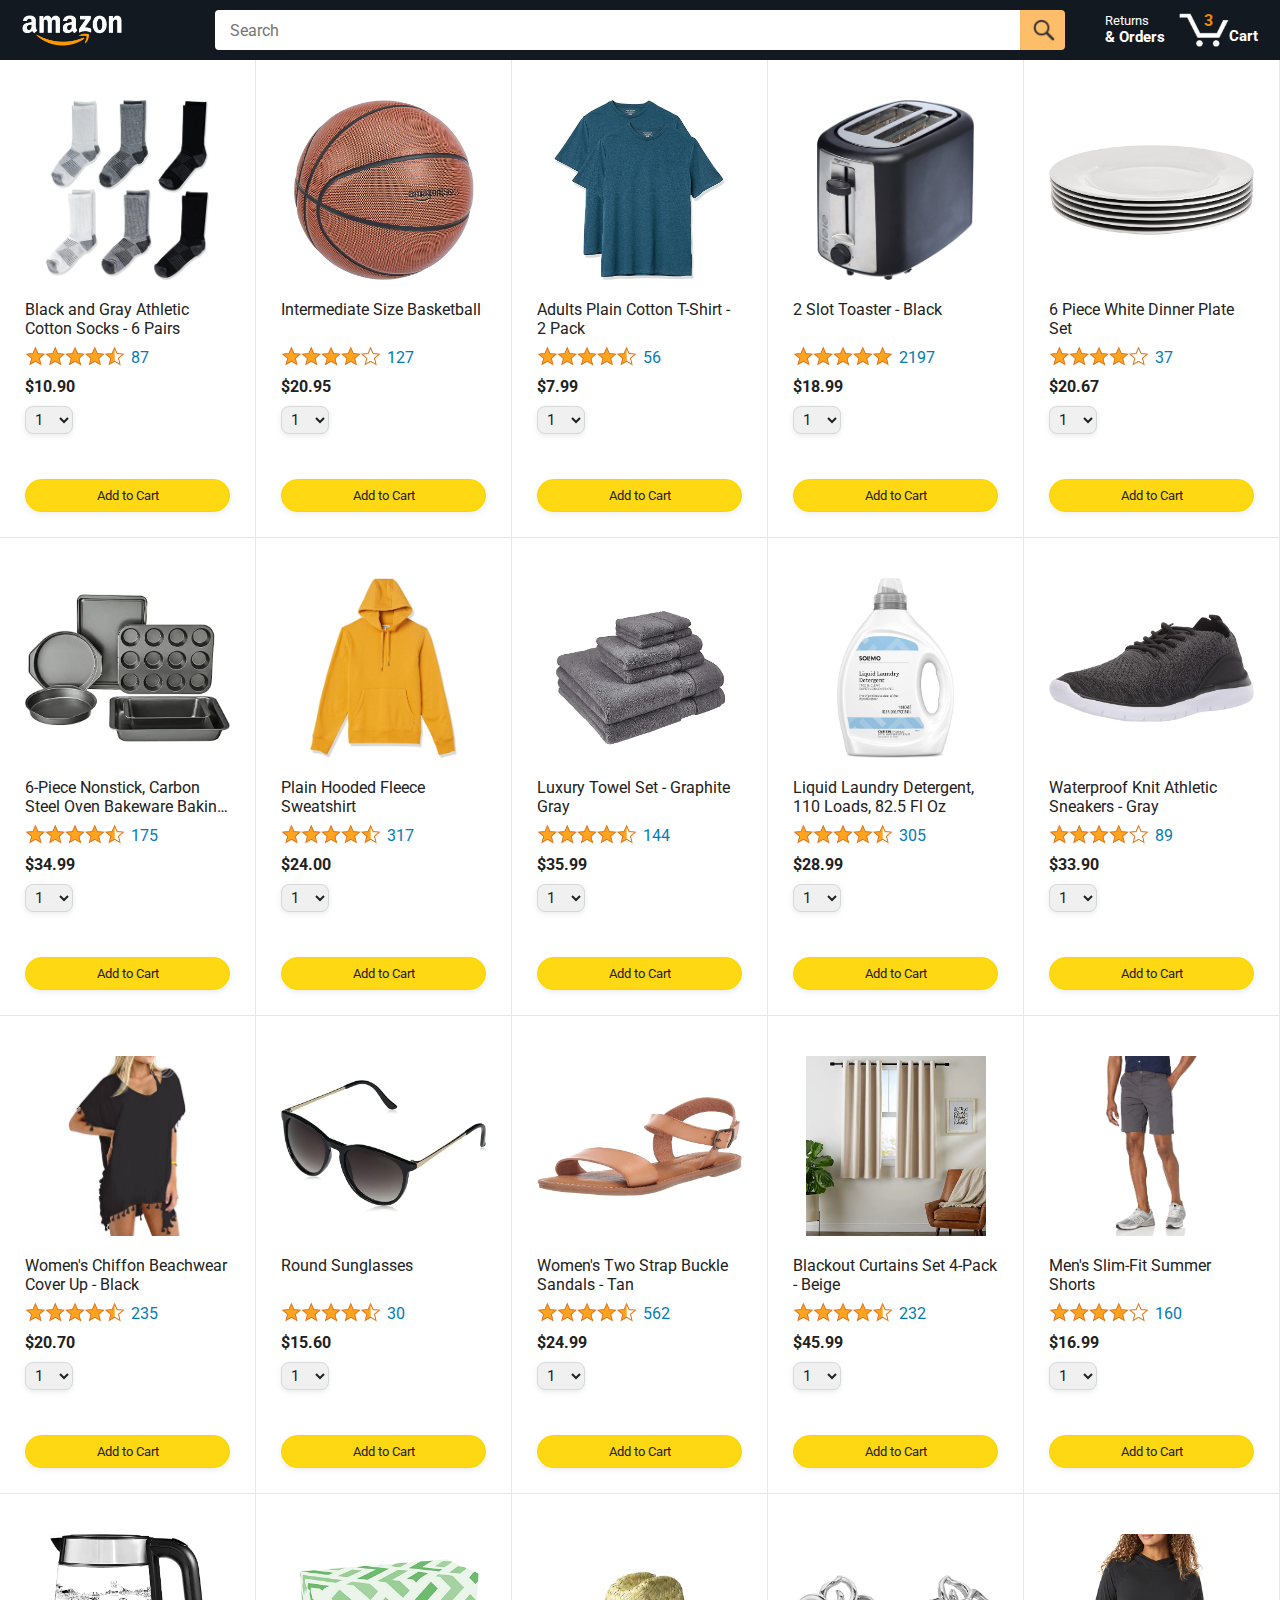
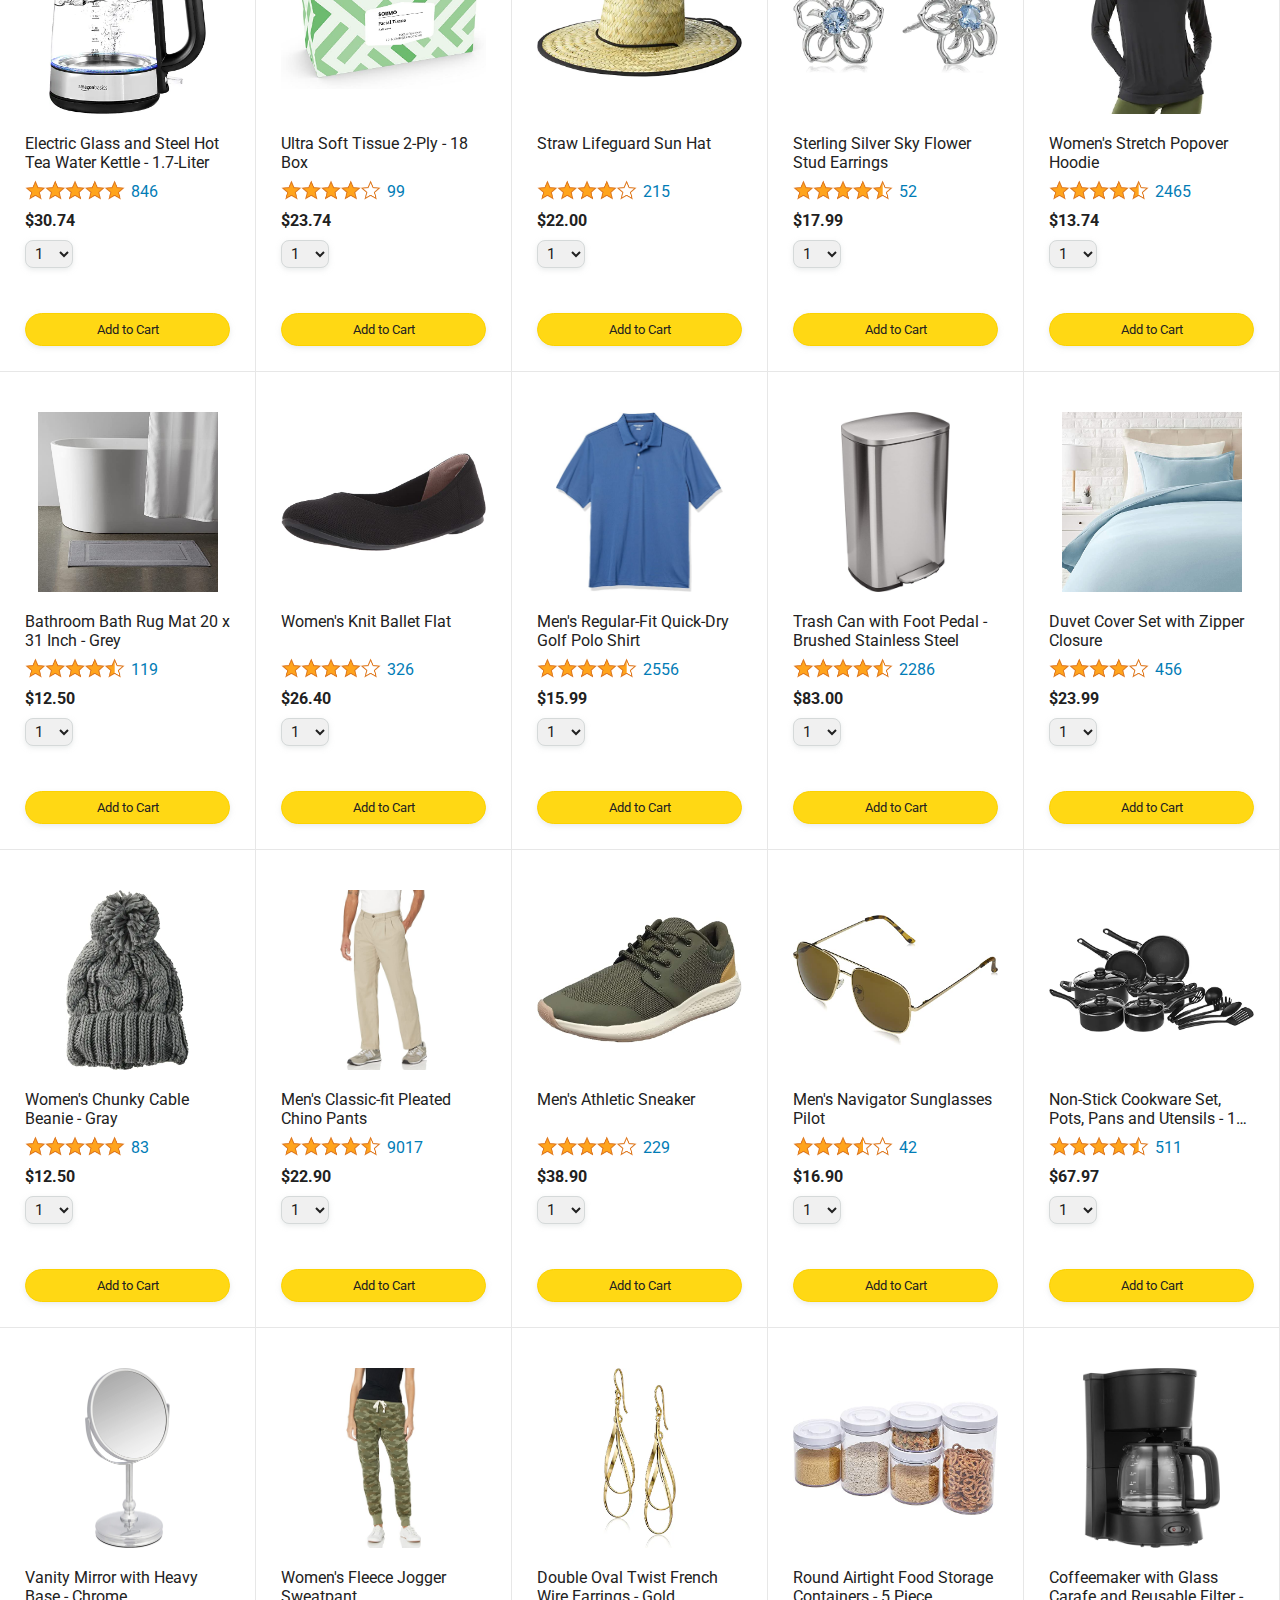
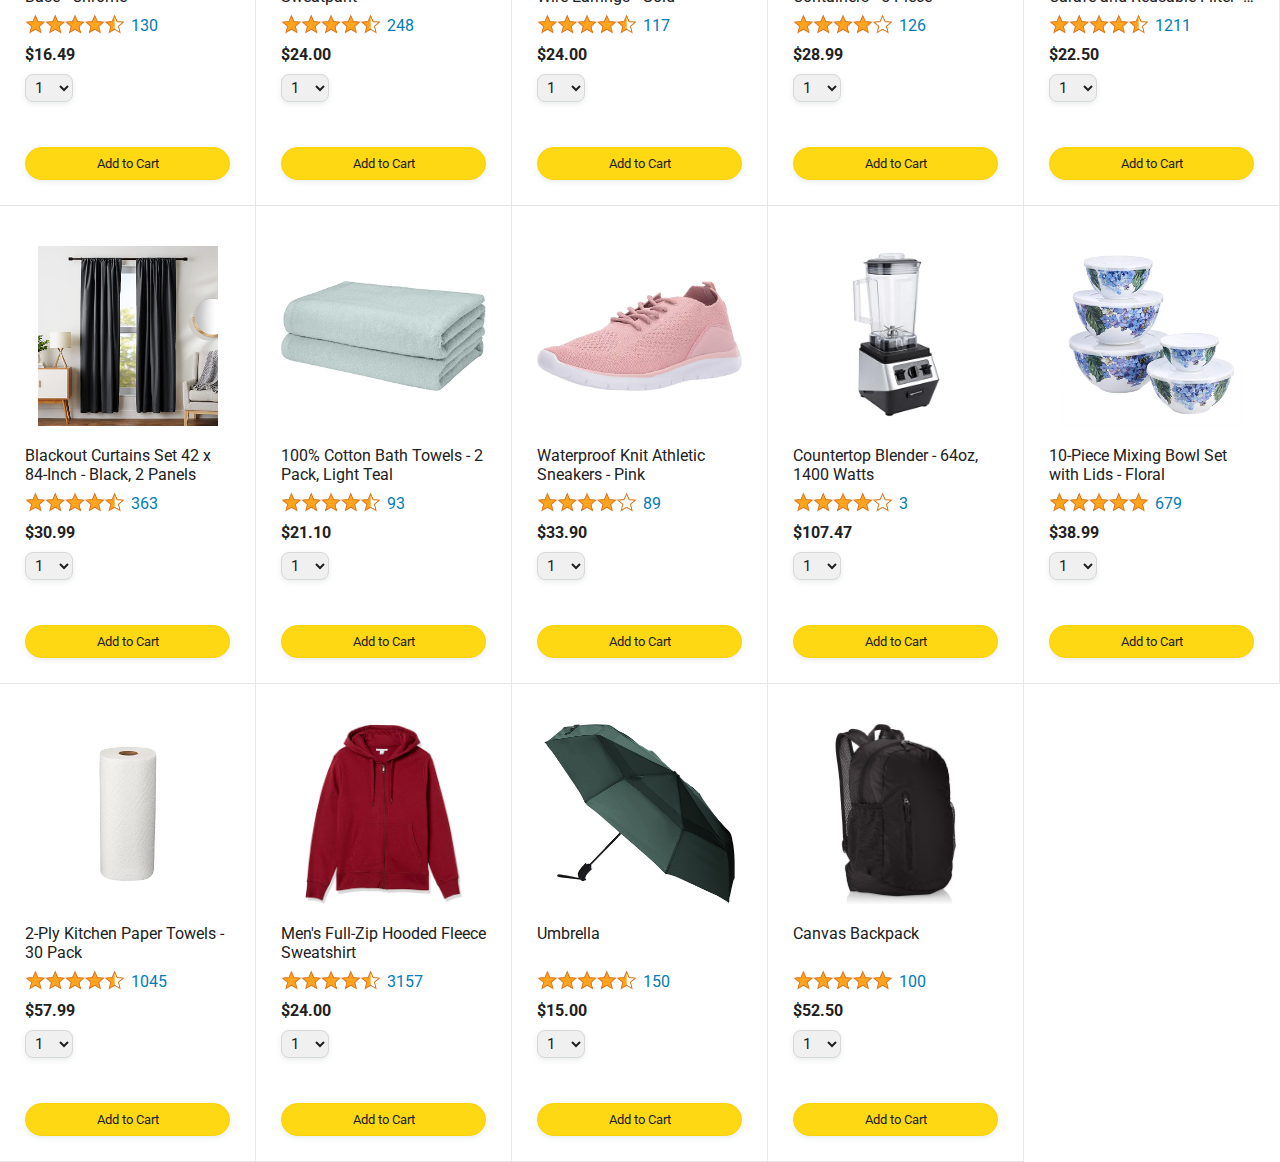
<file: index.html>
<!DOCTYPE html>
<html>

<head>
  <title>Amazon Project</title>

  <!-- This code is needed for responsive design to work.
      (Responsive design = make the website look good on
      smaller screen sizes like a phone or a tablet). -->
  <meta name="viewport" content="width=device-width, initial-scale=1">

  <!-- Load a font called Roboto from Google Fonts. -->
  <link rel="preconnect" href="https://fonts.googleapis.com">
  <link rel="preconnect" href="https://fonts.gstatic.com" crossorigin>
  <link href="https://fonts.googleapis.com/css2?family=Roboto:wght@400;500;700&display=swap" rel="stylesheet">

  <!-- Here are the CSS files for this page. -->
  <link rel="stylesheet" href="styles/shared/general.css">
  <link rel="stylesheet" href="styles/shared/amazon-header.css">
  <link rel="stylesheet" href="styles/pages/amazon.css">
</head>

<body>
  <div class="amazon-header">
    <div class="amazon-header-left-section">
      <a href="index.html" class="header-link">
        <img class="amazon-logo" src="images/amazon-logo-white.png">
        <img class="amazon-mobile-logo" src="images/amazon-mobile-logo-white.png">
      </a>
    </div>

    <div class="amazon-header-middle-section">

      <input id="search-input" class="js-search-bar search-bar" type="text" placeholder="Search" value
        data-testid="search-input">
      <button id="search-button" class="js-search-button search-button" data-testid="search-button">
        <img class="search-icon" src="images/icons/search-icon.png">
      </button>
    </div>

    <div class="amazon-header-right-section">
      <a class="orders-link header-link" href="orders.html">
        <span class="returns-text">Returns</span>
        <span class="orders-text">& Orders</span>
      </a>

      <a class="cart-link header-link" href="checkout.html">
        <img class="cart-icon" src="images/icons/cart-icon.png">
        <div class="cart-quantity js-cart-quantity"></div>
        <div class="cart-text">Cart</div>
      </a>
    </div>
  </div>

  <div class="main">
    <div class="products-grid js-products-grid">
      <!-- 100 cents = 1 dollar 
      "data" atribute is just an HTML attribute. ex: data-product-name="${product.name} -> name and value, and have to start with "data-"
      -->
    </div>
  </div>

  <!-- ENTRY POINT -->
  <script type="module" src="/scripts/amazon.js"></script>
</body>

</html>
</file>
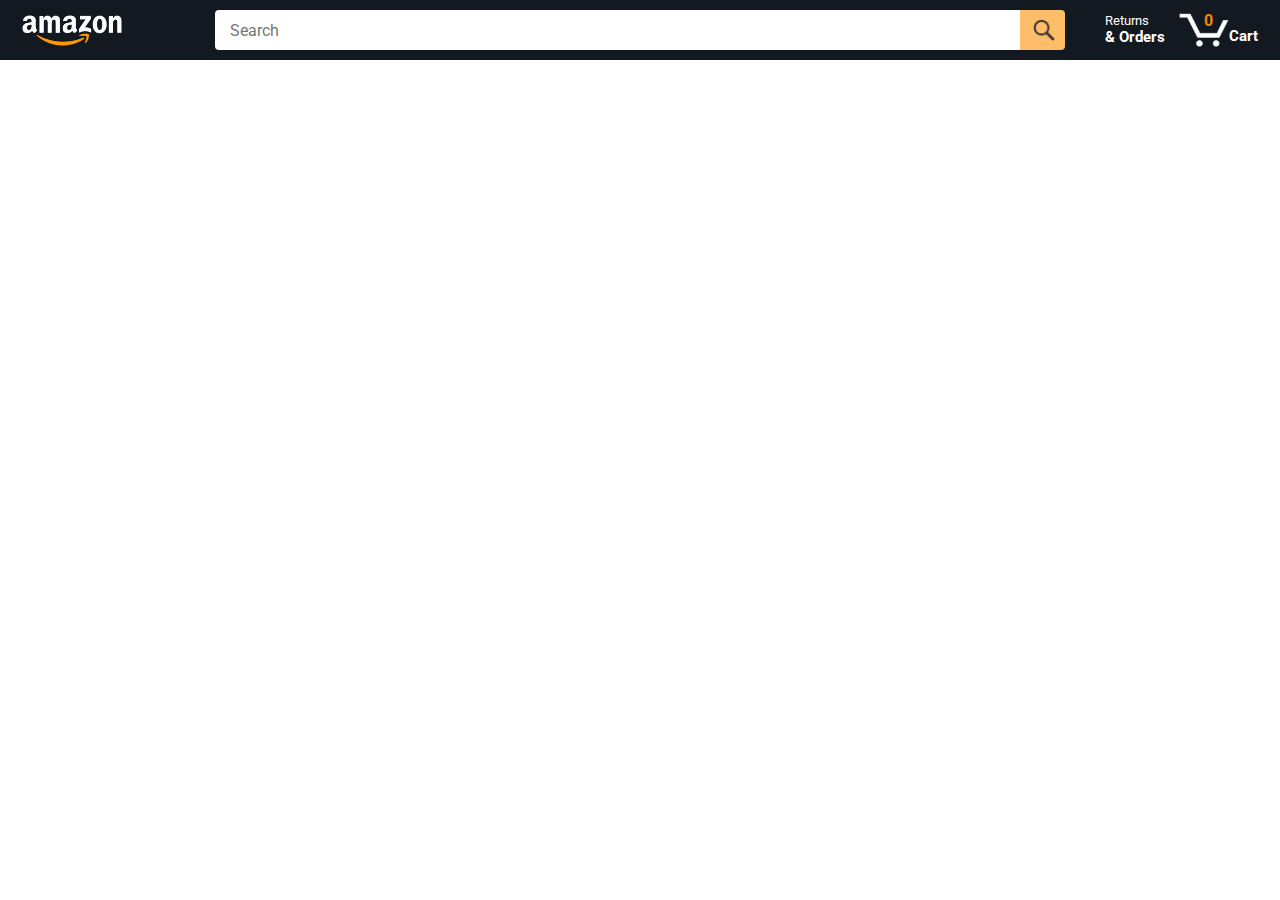
<file: amazon.html>
<!DOCTYPE html>
<html>

<head>
  <title>Amazon Project</title>

  <!-- This code is needed for responsive design to work.
      (Responsive design = make the website look good on
      smaller screen sizes like a phone or a tablet). -->
  <meta name="viewport" content="width=device-width, initial-scale=1">

  <!-- Load a font called Roboto from Google Fonts. -->
  <link rel="preconnect" href="https://fonts.googleapis.com">
  <link rel="preconnect" href="https://fonts.gstatic.com" crossorigin>
  <link href="https://fonts.googleapis.com/css2?family=Roboto:wght@400;500;700&display=swap" rel="stylesheet">

  <!-- Here are the CSS files for this page. -->
  <link rel="stylesheet" href="styles/shared/general.css">
  <link rel="stylesheet" href="styles/shared/amazon-header.css">
  <link rel="stylesheet" href="styles/pages/amazon.css">
</head>

<body>
  <div class="amazon-header">
    <div class="amazon-header-left-section">
      <a href="index.html" class="header-link">
        <img class="amazon-logo" src="images/amazon-logo-white.png">
        <img class="amazon-mobile-logo" src="images/amazon-mobile-logo-white.png">
      </a>
    </div>

    <div class="amazon-header-middle-section">

      <input id="search-input" class="js-search-bar search-bar" type="text" placeholder="Search" value
        data-testid="search-input">
      <button id="search-button" class="js-search-button search-button" data-testid="search-button">
        <img class="search-icon" src="images/icons/search-icon.png">
      </button>
    </div>

    <div class="amazon-header-right-section">
      <a class="orders-link header-link" href="orders.html">
        <span class="returns-text">Returns</span>
        <span class="orders-text">& Orders</span>
      </a>

      <a class="cart-link header-link" href="checkout.html">
        <img class="cart-icon" src="images/icons/cart-icon.png">
        <div class="cart-quantity js-cart-quantity">0</div>
        <div class="cart-text">Cart</div>
      </a>
    </div>
  </div>

  <div class="main">
    <div class="products-grid js-products-grid">
      <!-- 100 cents = 1 dollar 
      "data" atribute is just an HTML attribute. ex: data-product-name="${product.name} -> name and value, and have to start with "data-"
      -->
    </div>
  </div>

  <script src="/data/cart.js"></script>
  <script src="/data/products.js"></script>
  <script src="/scripts/amazon.js"></script>
</body>

</html>
</file>
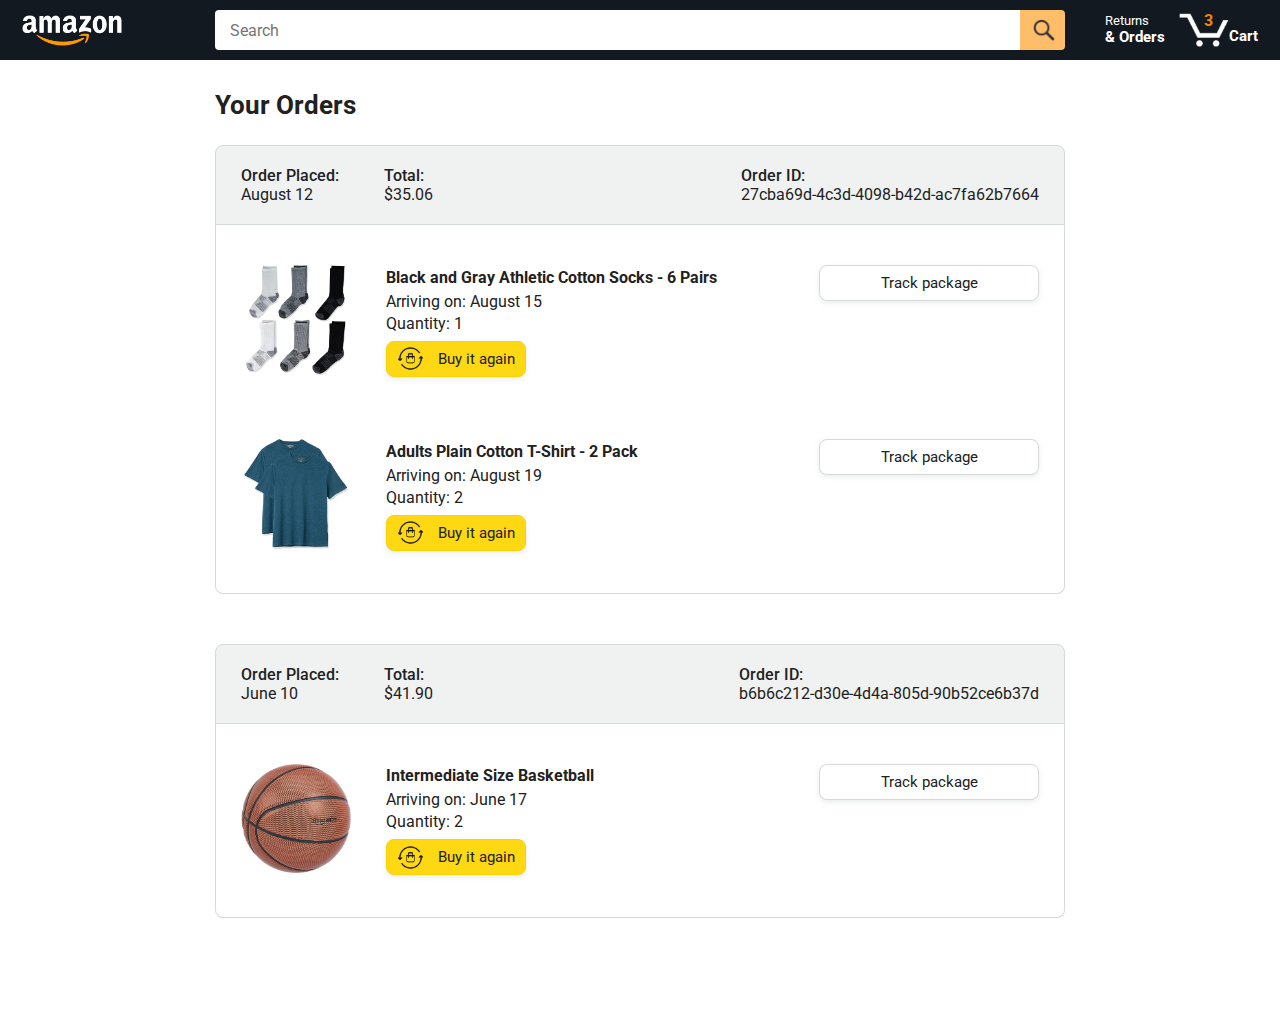
<file: orders.html>
<!DOCTYPE html>
<html>
  <head>
    <title>Orders</title>

    <!-- This code is needed for responsive design to work.
      (Responsive design = make the website look good on
      smaller screen sizes like a phone or a tablet). -->
    <meta name="viewport" content="width=device-width, initial-scale=1">

    <!-- Load a font called Roboto from Google Fonts. -->
    <link rel="preconnect" href="https://fonts.googleapis.com">
    <link rel="preconnect" href="https://fonts.gstatic.com" crossorigin>
    <link href="https://fonts.googleapis.com/css2?family=Roboto:wght@400;500;700&display=swap" rel="stylesheet">

    <!-- Here are the CSS files for this page. -->
    <link rel="stylesheet" href="styles/shared/general.css">
    <link rel="stylesheet" href="styles/shared/amazon-header.css">
    <link rel="stylesheet" href="styles/pages/orders.css">
  </head>
  <body>
    <div class="amazon-header">
      <div class="amazon-header-left-section">
        <a href="index.html" class="header-link">
          <img class="amazon-logo"
            src="images/amazon-logo-white.png">
          <img class="amazon-mobile-logo"
            src="images/amazon-mobile-logo-white.png">
        </a>
      </div>

      <div class="amazon-header-middle-section">
        <input class="search-bar" type="text" placeholder="Search">

        <button class="search-button">
          <img class="search-icon" src="images/icons/search-icon.png">
        </button>
      </div>

      <div class="amazon-header-right-section">
        <a class="orders-link header-link" href="orders.html">
          <span class="returns-text">Returns</span>
          <span class="orders-text">& Orders</span>
        </a>

        <a class="cart-link header-link" href="checkout.html">
          <img class="cart-icon" src="images/icons/cart-icon.png">
          <div class="cart-quantity">3</div>
          <div class="cart-text">Cart</div>
        </a>
      </div>
    </div>

    <div class="main">
      <div class="page-title">Your Orders</div>

      <div class="orders-grid">
        <div class="order-container">
          
          <div class="order-header">
            <div class="order-header-left-section">
              <div class="order-date">
                <div class="order-header-label">Order Placed:</div>
                <div>August 12</div>
              </div>
              <div class="order-total">
                <div class="order-header-label">Total:</div>
                <div>$35.06</div>
              </div>
            </div>

            <div class="order-header-right-section">
              <div class="order-header-label">Order ID:</div>
              <div>27cba69d-4c3d-4098-b42d-ac7fa62b7664</div>
            </div>
          </div>

          <div class="order-details-grid">
            <div class="product-image-container">
              <img src="images/products/athletic-cotton-socks-6-pairs.jpg">
            </div>

            <div class="product-details">
              <div class="product-name">
                Black and Gray Athletic Cotton Socks - 6 Pairs
              </div>
              <div class="product-delivery-date">
                Arriving on: August 15
              </div>
              <div class="product-quantity">
                Quantity: 1
              </div>
              <button class="buy-again-button button-primary">
                <img class="buy-again-icon" src="images/icons/buy-again.png">
                <span class="buy-again-message">Buy it again</span>
              </button>
            </div>

            <div class="product-actions">
              <a href="tracking.html">
                <button class="track-package-button button-secondary">
                  Track package
                </button>
              </a>
            </div>

            <div class="product-image-container">
              <img src="images/products/adults-plain-cotton-tshirt-2-pack-teal.jpg">
            </div>

            <div class="product-details">
              <div class="product-name">
                Adults Plain Cotton T-Shirt - 2 Pack
              </div>
              <div class="product-delivery-date">
                Arriving on: August 19
              </div>
              <div class="product-quantity">
                Quantity: 2
              </div>
              <button class="buy-again-button button-primary">
                <img class="buy-again-icon" src="images/icons/buy-again.png">
                <span class="buy-again-message">Buy it again</span>
              </button>
            </div>

            <div class="product-actions">
              <a href="tracking.html">
                <button class="track-package-button button-secondary">
                  Track package
                </button>
              </a>
            </div>
          </div>
        </div>

        <div class="order-container">

          <div class="order-header">
            <div class="order-header-left-section">
              <div class="order-date">
                <div class="order-header-label">Order Placed:</div>
                <div>June 10</div>
              </div>
              <div class="order-total">
                <div class="order-header-label">Total:</div>
                <div>$41.90</div>
              </div>
            </div>

            <div class="order-header-right-section">
              <div class="order-header-label">Order ID:</div>
              <div>b6b6c212-d30e-4d4a-805d-90b52ce6b37d</div>
            </div>
          </div>

          <div class="order-details-grid">
            <div class="product-image-container">
              <img src="images/products/intermediate-composite-basketball.jpg">
            </div>

            <div class="product-details">
              <div class="product-name">
                Intermediate Size Basketball
              </div>
              <div class="product-delivery-date">
                Arriving on: June 17
              </div>
              <div class="product-quantity">
                Quantity: 2
              </div>
              <button class="buy-again-button button-primary">
                <img class="buy-again-icon" src="images/icons/buy-again.png">
                <span class="buy-again-message">Buy it again</span>
              </button>
            </div>

            <div class="product-actions">
              <a href="tracking.html">
                <button class="track-package-button button-secondary">
                  Track package
                </button>
              </a>
            </div>
          </div>
        </div>
      </div>
    </div>
  </body>
</html>
</file>
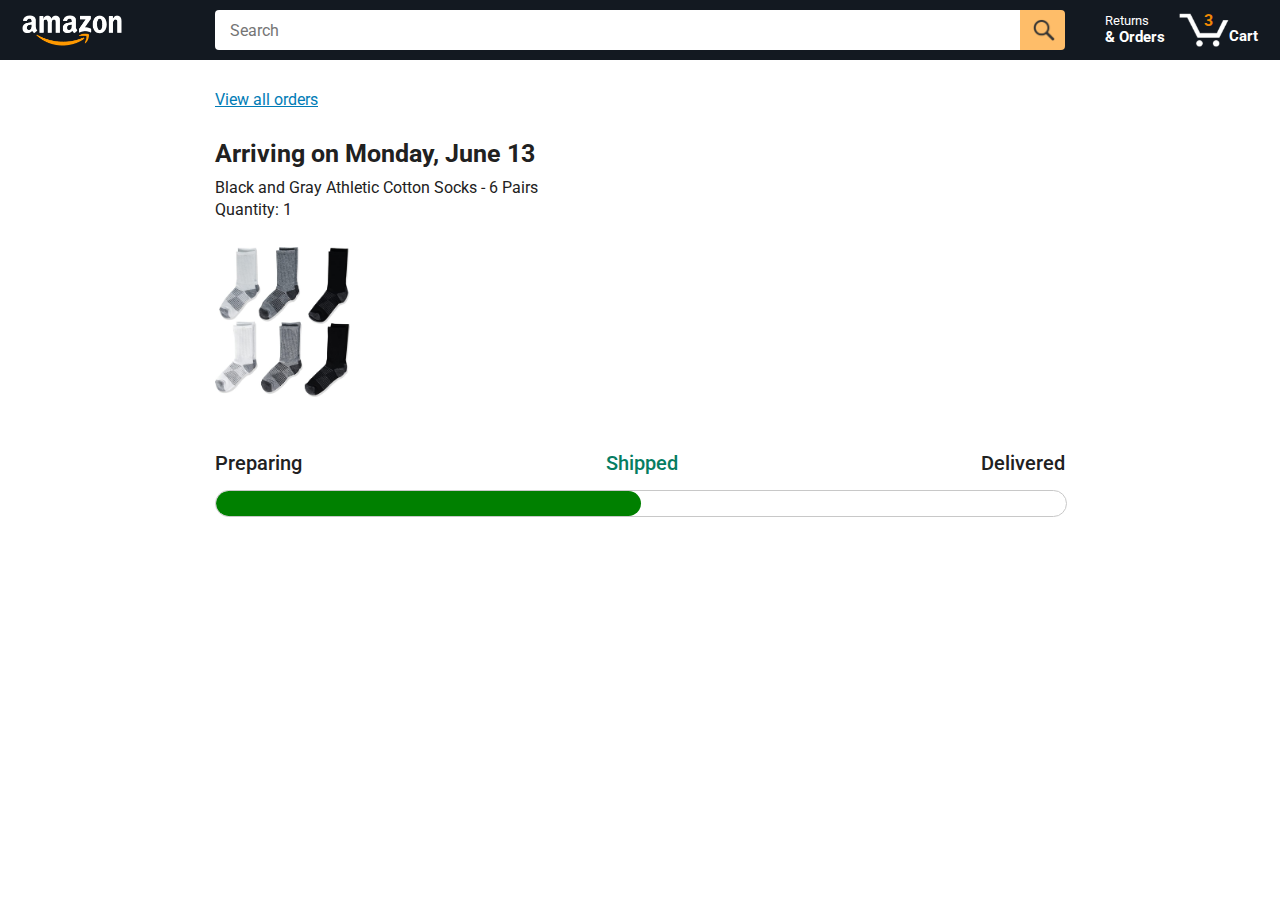
<file: tracking.html>
<!DOCTYPE html>
<html>
  <head>
    <title>Tracking</title>

    <!-- This code is needed for responsive design to work.
      (Responsive design = make the website look good on
      smaller screen sizes like a phone or a tablet). -->
    <meta name="viewport" content="width=device-width, initial-scale=1">

    <!-- Load a font called Roboto from Google Fonts. -->
    <link rel="preconnect" href="https://fonts.googleapis.com">
    <link rel="preconnect" href="https://fonts.gstatic.com" crossorigin>
    <link href="https://fonts.googleapis.com/css2?family=Roboto:wght@400;500;700&display=swap" rel="stylesheet">

    <!-- Here are the CSS files for this page. -->
    <link rel="stylesheet" href="styles/shared/general.css">
    <link rel="stylesheet" href="styles/shared/amazon-header.css">
    <link rel="stylesheet" href="styles/pages/tracking.css">
  </head>
  <body>
    <div class="amazon-header">
      <div class="amazon-header-left-section">
        <a href="index.html" class="header-link">
          <img class="amazon-logo"
            src="images/amazon-logo-white.png">
          <img class="amazon-mobile-logo"
            src="images/amazon-mobile-logo-white.png">
        </a>
      </div>

      <div class="amazon-header-middle-section">
        <input class="search-bar" type="text" placeholder="Search">

        <button class="search-button">
          <img class="search-icon" src="images/icons/search-icon.png">
        </button>
      </div>

      <div class="amazon-header-right-section">
        <a class="orders-link header-link" href="orders.html">
          <span class="returns-text">Returns</span>
          <span class="orders-text">& Orders</span>
        </a>

        <a class="cart-link header-link" href="checkout.html">
          <img class="cart-icon" src="images/icons/cart-icon.png">
          <div class="cart-quantity">3</div>
          <div class="cart-text">Cart</div>
        </a>
      </div>
    </div>

    <div class="main">
      <div class="order-tracking">
        <a class="back-to-orders-link link-primary" href="orders.html">
          View all orders
        </a>

        <div class="delivery-date">
          Arriving on Monday, June 13
        </div>

        <div class="product-info">
          Black and Gray Athletic Cotton Socks - 6 Pairs
        </div>

        <div class="product-info">
          Quantity: 1
        </div>

        <img class="product-image" src="images/products/athletic-cotton-socks-6-pairs.jpg">

        <div class="progress-labels-container">
          <div class="progress-label">
            Preparing
          </div>
          <div class="progress-label current-status">
            Shipped
          </div>
          <div class="progress-label">
            Delivered
          </div>
        </div>

        <div class="progress-bar-container">
          <div class="progress-bar"></div>
        </div>
      </div>
    </div>
  </body>
</html>
</file>
<file: styles/shared/general.css>
body {
  font-family: Roboto, Arial;
  color: rgb(33, 33, 33);
  /* The <body> element has a default margin of 8px
     on all sides. This removes the default margins. */
  margin: 0;
}

/* <p> elements have a default margin on the top
   and bottom. This removes the default margins. */
p {
  margin: 0;
}

button {
  cursor: pointer;
}

select {
  cursor: pointer;
}

input, select, button {
  font-family: Roboto, Arial;
}

.button-primary {
  color: rgb(33, 33, 33);
  background-color: rgb(255, 216, 20);
  border: 1px solid rgb(252, 210, 0);
  border-radius: 8px;
  cursor: pointer;
  box-shadow: 0 2px 5px rgba(213, 217, 217, 0.5);
}

.button-primary:hover {
  background-color: rgb(247, 202, 0);
  border: 1px solid rgb(242, 194, 0);
}

.button-primary:active {
  background: rgb(255, 216, 20);
  border-color: rgb(252, 210, 0);
  box-shadow: none;
}

.button-secondary {
  color: rgb(33, 33, 33);
  background: white;
  border: 1px solid rgb(213, 217, 217);
  border-radius: 8px;
  cursor: pointer;
  box-shadow: 0 2px 5px rgba(213, 217, 217, 0.5);
}

.button-secondary:hover {
  background-color: rgb(247, 250, 250);
}

.button-secondary:active {
  background-color: rgb(237, 253, 255);
  box-shadow: none;
}

/* These styles will limit text to 2 lines. Anything
   beyond 2 lines will be replaced with "..."
   You can find this code by using an A.I. tool or by
   searching in Google.
   https://css-tricks.com/almanac/properties/l/line-clamp/ */
.limit-text-to-2-lines {
  display: -webkit-box;
  -webkit-line-clamp: 2;
  -webkit-box-orient: vertical;
  overflow: hidden;
}

.link-primary {
  color: rgb(1, 124, 182);
  cursor: pointer;
}

.link-primary:hover {
  color: rgb(196, 80, 0);
}

/* Styles for dropdown selectors. */
select {
  color: rgb(33, 33, 33);
  background-color: rgb(240, 240, 240);
  border: 1px solid rgb(213, 217, 217);
  border-radius: 8px;
  padding: 3px 5px;
  font-size: 15px;
  cursor: pointer;
  box-shadow: 0 2px 5px rgba(213, 217, 217, 0.5);
}

select:focus,
input:focus {
  outline: 2px solid rgb(255, 153, 0);
}
</file>
<file: styles/shared/amazon-header.css>
.amazon-header {
  background-color: rgb(19, 25, 33);
  color: white;
  padding-left: 15px;
  padding-right: 15px;

  display: flex;
  align-items: center;
  justify-content: space-between;

  position: fixed;
  top: 0;
  left: 0;
  right: 0;
  height: 60px;
}

.amazon-header-left-section {
  width: 180px;
}

@media (max-width: 800px) {
  .amazon-header-left-section {
    width: unset;
  }
}

.header-link {
  display: inline-block;
  padding: 6px;
  border-radius: 2px;
  cursor: pointer;
  text-decoration: none;
  border: 1px solid rgba(0, 0, 0, 0);
}

.header-link:hover {
  border: 1px solid white;
}

.amazon-logo {
  width: 100px;
  margin-top: 5px;
}

.amazon-mobile-logo {
  display: none;
}

@media (max-width: 575px) {
  .amazon-logo {
    display: none;
  }

  .amazon-mobile-logo {
    display: block;
    height: 35px;
    margin-top: 5px;
  }
}

.amazon-header-middle-section {
  flex: 1;
  max-width: 850px;
  margin-left: 10px;
  margin-right: 10px;
  display: flex;
}

.search-bar {
  flex: 1;
  width: 0;
  font-size: 16px;
  height: 38px;
  padding-left: 15px;
  border: none;
  border-top-left-radius: 4px;
  border-bottom-left-radius: 4px;
  border-top-right-radius: 0;
  border-bottom-right-radius: 0;
}

.search-button {
  background-color: rgb(254, 189, 105);
  border: none;
  width: 45px;
  height: 40px;
  border-top-right-radius: 4px;
  border-bottom-right-radius: 4px;
  flex-shrink: 0;
}

.search-icon {
  height: 22px;
  margin-left: 2px;
  margin-top: 3px;
}

.amazon-header-right-section {
  width: 180px;
  flex-shrink: 0;
  display: flex;
  justify-content: end;
}

.no-result-products {
  padding-left: 10px;
  padding-top: 10px;
  grid-column: span 2;
}

.orders-link {
  color: white;
}

.returns-text {
  display: block;
  font-size: 13px;
}

.orders-text {
  display: block;
  font-size: 15px;
  font-weight: 700;
}

.cart-link {
  color: white;
  display: flex;
  align-items: center;
  position: relative;
}

.cart-icon {
  width: 50px;
}

.cart-text {
  margin-top: 12px;
  font-size: 15px;
  font-weight: 700;
}

.cart-quantity {
  color: rgb(240, 136, 4);
  font-size: 16px;
  font-weight: 700;

  position: absolute;
  top: 4px;
  left: 22px;

  width: 26px;
  text-align: center;
}
</file>
<file: styles/pages/amazon.css>
.main {
  margin-top: 60px;
}

.products-grid {
  display: grid;

  /* - In CSS Grid, 1fr means a column will take up the
       remaining space in the grid.
     - If we write 1fr 1fr ... 1fr; 8 times, this will
       divide the grid into 8 columns, each taking up an
       equal amount of the space.
     - repeat(8, 1fr); is a shortcut for repeating "1fr"
       8 times (instead of typing out "1fr" 8 times).
       repeat(...) is a special property that works with
       display: grid; */
  grid-template-columns: repeat(8, 1fr);
}

/* @media is used to create responsive design (making the
   website look good on any screen size). This @media
   means when the screen width is 2000px or less, we
   will divide the grid into 7 columns instead of 8. */
@media (max-width: 2000px) {
  .products-grid {
    grid-template-columns: repeat(7, 1fr);
  }
}

/* This @media means when the screen width is 1600px or
   less, we will divide the grid into 6 columns. */
@media (max-width: 1600px) {
  .products-grid {
    grid-template-columns: repeat(6, 1fr);
  }
}

@media (max-width: 1300px) {
  .products-grid {
    grid-template-columns: repeat(5, 1fr);
  }
}

@media (max-width: 1000px) {
  .products-grid {
    grid-template-columns: repeat(4, 1fr);
  }
}

@media (max-width: 800px) {
  .products-grid {
    grid-template-columns: repeat(3, 1fr);
  }
}

@media (max-width: 575px) {
  .products-grid {
    grid-template-columns: repeat(2, 1fr);
  }
}

@media (max-width: 450px) {
  .products-grid {
    grid-template-columns: 1fr;
  }
}

.product-container {
  padding-top: 40px;
  padding-bottom: 25px;
  padding-left: 25px;
  padding-right: 25px;

  border-right: 1px solid rgb(231, 231, 231);
  border-bottom: 1px solid rgb(231, 231, 231);

  display: flex;
  flex-direction: column;
}

.product-image-container {
  display: flex;
  justify-content: center;
  align-items: center;

  height: 180px;
  margin-bottom: 20px;
}

.product-image {
  /* Images will overflow their container by default. To
    prevent this, we set max-width and max-height to 100%
    so they stay inside their container. */
  max-width: 100%;
  max-height: 100%;
}

.product-name {
  height: 40px;
  margin-bottom: 5px;
}

.product-rating-container {
  display: flex;
  align-items: center;
  margin-bottom: 10px;
}

.product-rating-stars {
  width: 100px;
  margin-right: 6px;
}

.product-rating-count {
  color: rgb(1, 124, 182);
  cursor: pointer;
  margin-top: 3px;
}

.product-price {
  font-weight: 700;
  margin-bottom: 10px;
}

.product-quantity-container {
  margin-bottom: 17px;
}

.product-spacer {
  flex: 1;
}

.added-to-cart {
  color: rgb(6, 125, 98);
  font-size: 16px;

  display: flex;
  align-items: center;
  margin-bottom: 8px;

  /* At first, the "Added to cart" message will
     be invisible. Use JavaScript to change the
     opacity and make it visible. */
  opacity: 0;
}

.added-to-cart-visible {
  opacity: 1;
}

.added-to-cart img {
  height: 20px;
  margin-right: 5px;
}

.add-to-cart-button {
  width: 100%;
  padding: 8px;
  border-radius: 50px;
}
</file>
<file: styles/pages/orders.css>
.main {
  max-width: 850px;
  margin-top: 90px;
  margin-bottom: 100px;
  padding-left: 20px;
  padding-right: 20px;

  /* margin-left: auto;
     margin-right auto;
     Is a trick for centering an element horizontally
     without needing a container. */
  margin-left: auto;
  margin-right: auto;
}

.page-title {
  font-weight: 700;
  font-size: 26px;
  margin-bottom: 25px;
}

.orders-grid {
  display: grid;
  grid-template-columns: 1fr;
  row-gap: 50px;
}

.order-header {
  background-color: rgb(240, 242, 242);
  border: 1px solid rgb(213, 217, 217);

  display: flex;
  align-items: center;
  justify-content: space-between;

  padding: 20px 25px;
  border-top-left-radius: 8px;
  border-top-right-radius: 8px;
}

.order-header-left-section {
  display: flex;
  flex-shrink: 0;
}

.order-header-label {
  font-weight: 500;
}

.order-date,
.order-total {
  margin-right: 45px;
}

.order-header-right-section {
  flex-shrink: 1;
}

@media (max-width: 575px) {
  .order-header {
    flex-direction: column;
    align-items: start;
    line-height: 23px;
    padding: 15px;
  }

  .order-header-left-section {
    flex-direction: column;
  }

  .order-header-label {
    margin-right: 5px;
  }

  .order-date,
  .order-total {
    display: grid;
    grid-template-columns: auto 1fr;
    margin-right: 0;
  }

  .order-header-right-section {
    display: grid;
    grid-template-columns: auto 1fr;
  }
}

.order-details-grid {
  padding: 40px 25px;
  border: 1px solid rgb(213, 217, 217);
  border-top: none;
  border-bottom-left-radius: 8px;
  border-bottom-right-radius: 8px;

  display: grid;
  grid-template-columns: 110px 1fr 220px;
  column-gap: 35px;
  row-gap: 60px;
  align-items: center;
}

@media (max-width: 800px) {
  .order-details-grid {
    grid-template-columns: 110px 1fr;
    row-gap: 0;
    padding-bottom: 8px;
  }
}

@media (max-width: 450px) {
  .order-details-grid {
    grid-template-columns: 1fr;
  }
}

.product-image-container {
  text-align: center;
}

.product-image-container img {
  max-width: 110px;
  max-height: 110px;
}

.product-name {
  font-weight: 700;
  margin-bottom: 5px;
}

.product-delivery-date {
  margin-bottom: 3px;
}

.product-quantity {
  margin-bottom: 8px;
}

.buy-again-button {
  font-size: 15px;
  width: 140px;
  height: 36px;
  border-radius: 8px;

  display: flex;
  align-items: center;
  justify-content: center;
}

.buy-again-icon {
  width: 25px;
  margin-right: 15px;
}

.product-actions {
  align-self: start;
}

.track-package-button {
  width: 100%;
  font-size: 15px;
  padding: 8px;
}

@media (max-width: 800px) {
  .buy-again-button {
    margin-bottom: 10px;
  }

  .product-actions {
    /* grid-column: 2 means this element will be placed
       in column 2 in the grid. (Normally, the column that
       an element is placed in is determined by the order
       of the elements in the HTML. grid-column overrides
       this default ordering). */
    grid-column: 2;
    margin-bottom: 30px;
  }

  .track-package-button {
    width: 140px;
  }
}

@media (max-width: 450px) {
  .product-image-container {
    text-align: center;
    margin-bottom: 25px;
  }

  .product-image-container img {
    max-width: 150px;
    max-height: 150px;
  }

  .product-name {
    margin-bottom: 10px;
  }

  .product-quantity {
    margin-bottom: 15px;
  }

  .buy-again-button {
    width: 100%;
    margin-bottom: 15px;
  }

  .product-actions {
    /* grid-column: auto; undos grid-column: 2; from above.
       This element will now be placed in its normal column
       in the grid. */
    grid-column: auto;
    margin-bottom: 70px;
  }

  .track-package-button {
    width: 100%;
    padding: 12px;
  }
}
</file>
<file: styles/pages/tracking.css>
.main {
  max-width: 850px;
  margin-top: 90px;
  margin-bottom: 100px;
  padding-left: 30px;
  padding-right: 30px;

  /* margin-left: auto;
     margin-right auto;
     Is a trick for centering an element horizontally
     without needing a container. */
  margin-left: auto;
  margin-right: auto;
}

.back-to-orders-link {
  display: inline-block;
  margin-bottom: 30px;
}

.delivery-date {
  font-size: 25px;
  font-weight: 700;
  margin-bottom: 10px;
}

.product-info {
  margin-bottom: 3px;
}

.product-image {
  max-width: 150px;
  max-height: 150px;
  margin-top: 25px;
  margin-bottom: 50px;
}

.progress-labels-container {
  display: flex;
  justify-content: space-between;
  font-size: 20px;
  font-weight: 500;
  margin-bottom: 15px;
}

.current-status {
  color: rgb(6, 125, 98);
}

@media (max-width: 575px) {
  .progress-labels-container {
    font-size: 16px;
  }
}

@media (max-width: 450px) {
  .progress-labels-container {
    flex-direction: column;
    margin-bottom: 5px;
  }

  .progress-label {
    margin-bottom: 3px;
  }
}

.progress-bar-container {
  height: 25px;
  width: 100%;

  border: 1px solid rgb(200, 200, 200);
  border-radius: 50px;
  overflow: hidden;
}

.progress-bar {
  height: 100%;
  background-color: green;
  border-radius: 50px;
  width: 50%;
}
</file>
